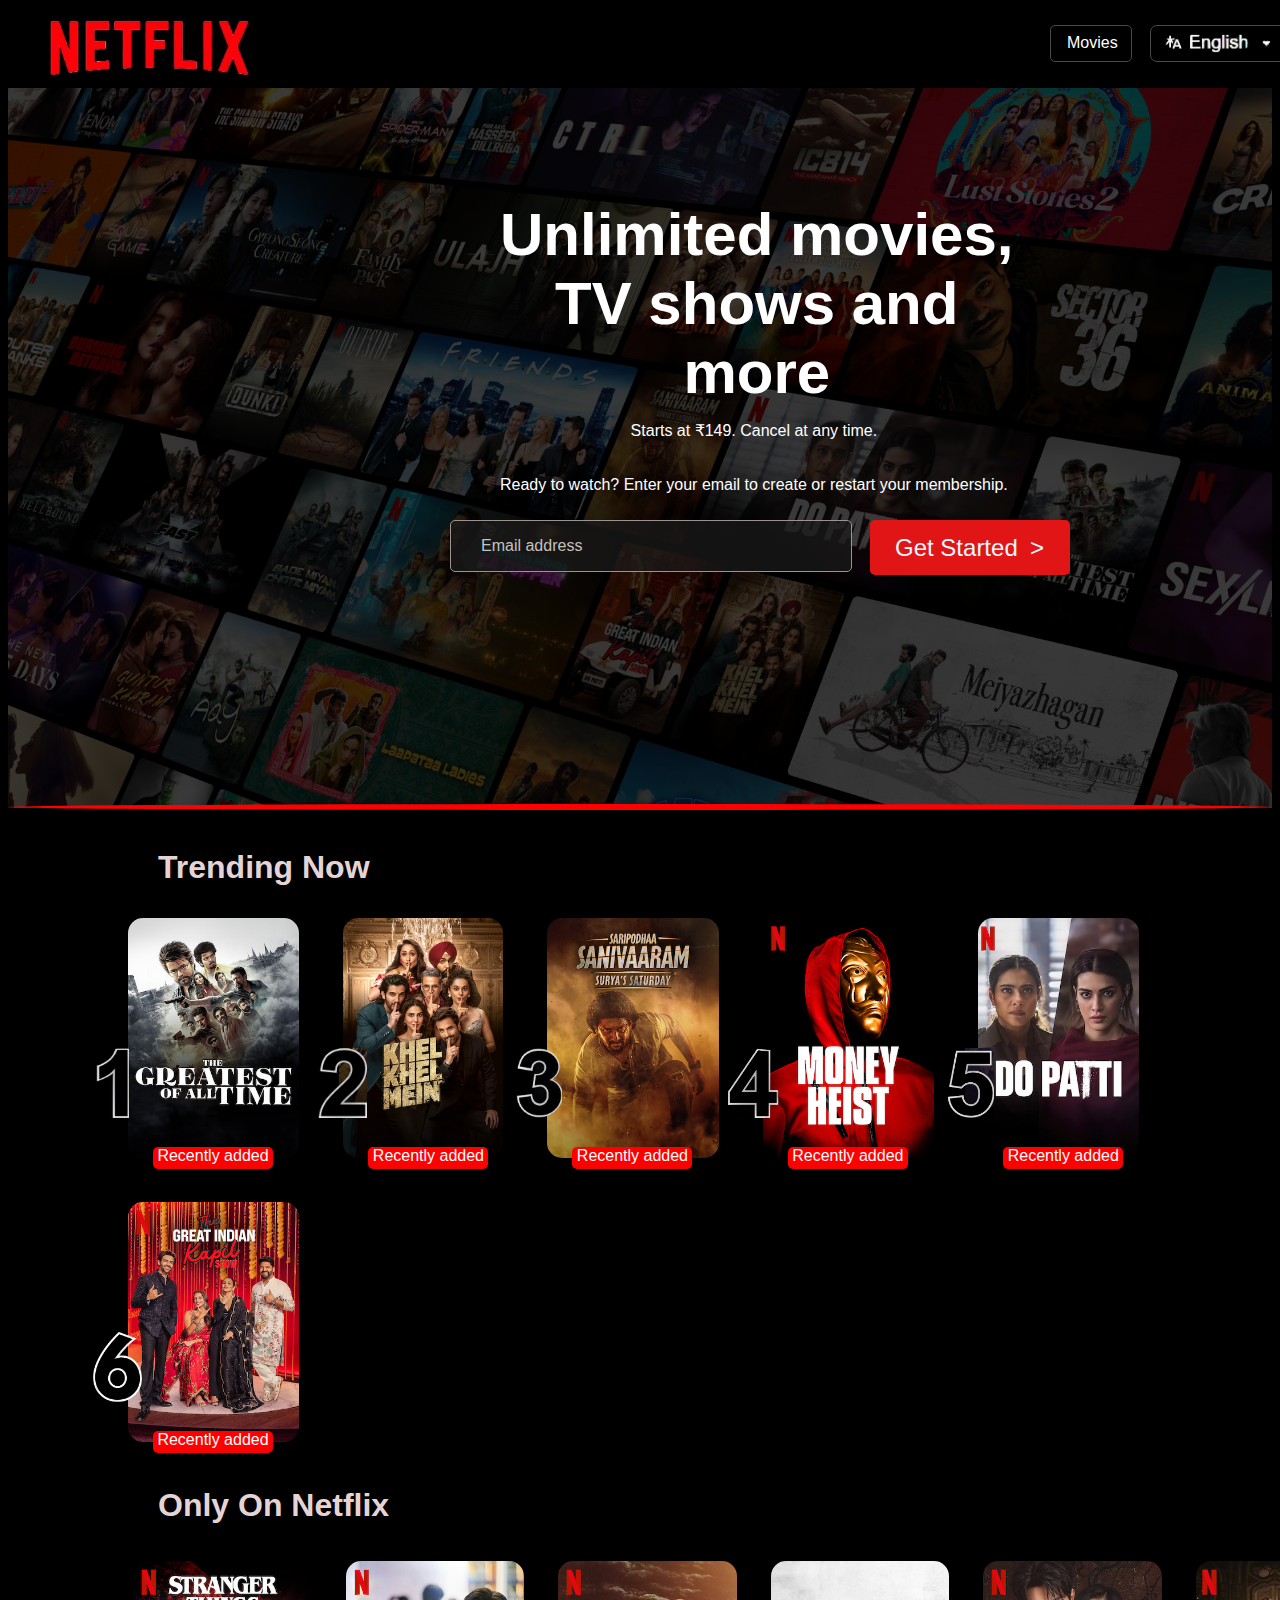
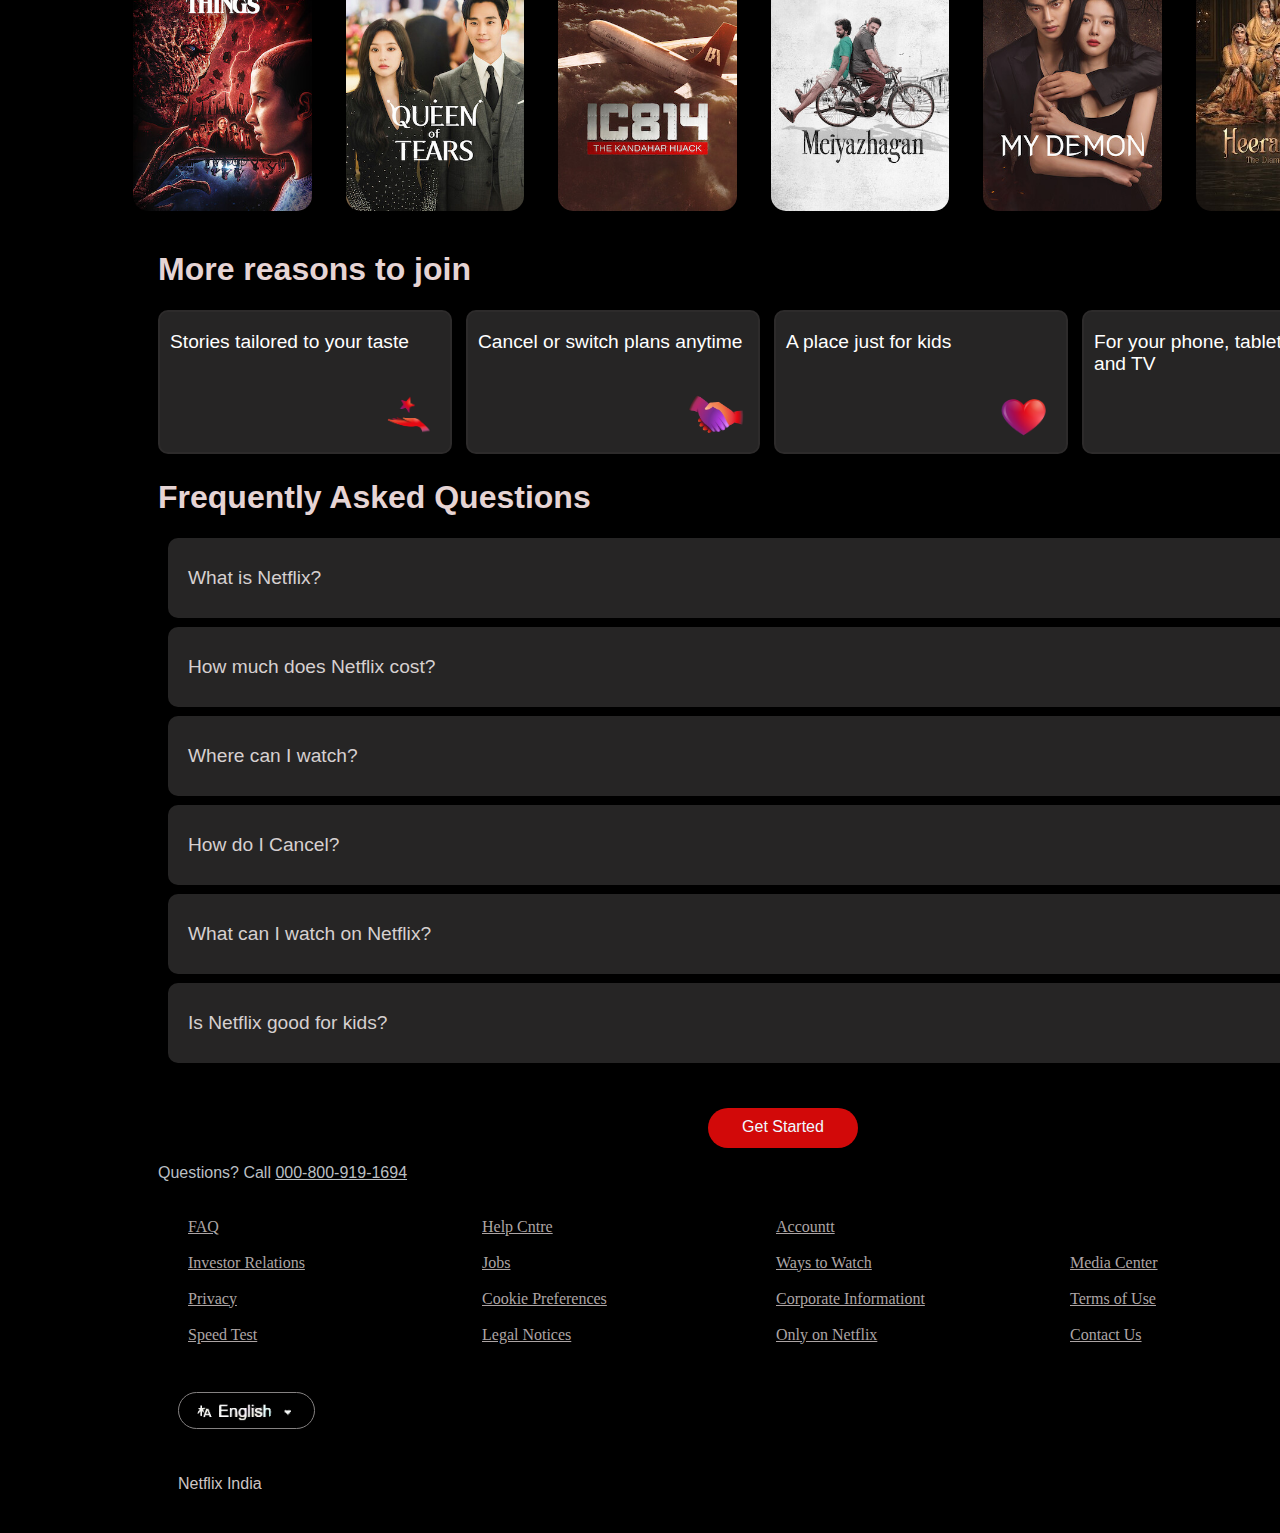
<file: index.html>
<!DOCTYPE html>
<html lang="en">
<head>
    <meta charset="UTF-8">
    <meta name="viewport" content="width=device-width, initial-scale=1.0">
    <title>Netflix</title>
    <link rel="stylesheet" href="./styles.css">
</head>
<body>
    <!-- main container1 -->
    <div class="top">
        <nav class="navbar">
            <div class="logo-name">
                <img id="netflix" src="netflix logo.jpg" alt="netflix" height="60px">
                <!-- nav=right -->
                 <div class="navmovs">
                    <p id="topmovs"><a href="./movies.html" style="color: white; text-decoration: none;">Movies</a></p>
                 </div>
                <div class="lang">
                    <img id="english" src="./lang (2).png" alt="language ">
                </div>
                <div class="sign-in">
                    <p class="text"><a href="./singin.html" style="color: aliceblue; text-decoration: none;">Sign In</a></p>
                </div>
            </div>
        </nav>
            <!-- nav-left -->
            <div class="backg-img">
                <img id="bimg" src="./background.jpg" alt="background" height="720px" width="100%">
            </div>
        </div>
        
        <!-- center text -->
        <div class="ctrtxt">
            <h2>Unlimited movies,<br> TV shows and <br>more</h2>
            <p class="smltxt">Starts at ₹149. Cancel at any time. <br> <br> <br> Ready to watch? Enter your email to create or restart your membership.</p>
        </div>
        <!-- Email address -->
        <div class="email">
                <p>Email address</p>
        </div>
        <!-- get started -->
        <div class="start">
                <p class="gs">Get Started</p>
                <p class="arrow">></p>
    </div>
    <!-- maincontainer2 -->
     <div class="bottom">
        <div class="redl"></div>
        <h1 id="tn">Trending Now</h1>
    
        <!-- movies scroll -->
        <div class="mvscrl">
            <div class="mov1">   
                <img class="tr1" id="movie3" src="./movie3.jpg" alt="movie3" height="240px" style="border-radius: 15px;">
                <img id="no1" src="./no1.jpg" alt="1">
                <p id="mvtxt">Recently added</p>
            </div>
            <div class="mov1">    
                <img class="tr1" id="movie4" src="./movie4.jpg" alt="movie1" height="240px" style="border-radius:15px;">
                <img class="tr11" id="no1" src="./no2.jpg" alt="1">
                <p id="mvtxt">Recently added</p>
            </div>
            <div class="mov1"> 
                <img class="tr1" id="movie5" src="./movie5.jpg" alt="movie1" height="240px" style="border-radius: 15px;">
                <img id="no1" src="./no3.png" alt="1">
                <p id="mvtxt">Recently added</p>
            </div>
            <div class="mov1"> 
                <img class="tr1" id="movie5" src="./movie6.jpg" alt="movie1" height="240px" style="border-radius: 15px;">
                <img id="no1" src="./no4.png" alt="1">
                <p id="mvtxt">Recently added</p>
            </div>
            <div class="mov1"> 
                <img class="tr1" id="movie1" src="./movie1.jpg" alt="movie1" height="240px" style="border-radius: 15px;">
                <img id="no1" src="./no5.jpg" alt="1">
                <p id="mvtxt">Recently added</p>
            </div>
            <div class="mov1"> 
                <img class="tr1" id="movie5" src="./movie2.jpg" alt="movie1" height="240px" style="border-radius: 15px;">
                <img id="no1" src="./no6.png" alt="1">
                <p id="mvtxt">Recently added</p>
            </div>
            <div class="arrow1">
                <h2 id="arw">></h2>
            </div>
        <!-- 2nd row -->
        <h1 id="tn2">Only On Netflix</h1>
    
        <!-- movies scroll -->
        <div class="mvscrl">
            <div class="mov2">   
                <img class="tr1" id="movie3" src="./movie7.jpg" alt="movie3" height="250px" style="border-radius: 15px;">
            </div>
            <div class="mov2">    
                <img class="tr1" id="movie4" src="./movie8.jpg" alt="movie1" height="250px" style="border-radius:15px;">
            </div>
            <div class="mov2"> 
                <img class="tr1" id="movie5" src="./movie9.jpg" alt="movie1" height="250px" style="border-radius: 15px;">
            </div>
            <div class="mov2"> 
                <img class="tr1" id="movie5" src="./movie10.jpg" alt="movie1" height="250px" style="border-radius: 15px;">
            </div>
            <div class="mov2"> 
                <img class="tr1" id="movie1" src="./movie11.jpg" alt="movie1" height="250px" style="border-radius: 15px;">
            </div>
            <div class="mov2"> 
                <img class="tr1" id="movie5" src="./movie12.jpg" alt="movie1" height="250px" style="border-radius: 15px;">
            </div>
            <div class="arrow2">
                <h2 id="arw2">></h2>
            </div>
        </div>

        <!-- more reason to join -->
        <h1 id="reasons">More reasons to join</h1>
    
        <!-- reason scrollm -->
            <div class="reason1">    
                <p id="reasontxt">Stories tailored to your taste</p>
                <img id="r1" src="./reason1.png">
            </div>
            <div class="reason1">    
                <p id="reasontxt">Cancel or switch plans anytime</p>
                <img id="r1" src="./reason2.png">
            </div>
            <div class="reason1"> 
                <p id="reasontxt">A place just for kids</p>
                <img id="r1" src="./reason3.png">
            </div>
            <div class="reason1"> 
                <p id="reasontxt">For your phone, tablet, laptop and TV</p>
                <img id="r1" src="./reason4.png">
            </div>

            <!-- Frequently asked questions -->
            <h1 id="tn2">Frequently Asked Questions</h1>
                <!-- Questions -->
                <div class="question1">    
                    <p id="questiontxt">What is Netflix?</p>
                    <h1 id="plus">+</h1>
                </div>
                <div class="question1">    
                    <p id="questiontxt">How much does Netflix cost?</p>
                    <h1 id="plus">+</h1>
                </div>
                <div class="question1"> 
                    <p id="questiontxt">Where can I watch?</p>
                    <h1 id="plus">+</h1>
                </div>
                <div class="question1"> 
                    <p id="questiontxt">How do I Cancel?</p>
                    <h1 id="plus">+</h1>
                </div>
                <div class="question1"> 
                    <p id="questiontxt">What can I watch on Netflix?</p>
                    <h1 id="plus">+</h1>
                </div>
                <div class="question1"> 
                    <p id="questiontxt">Is Netflix good for kids?</p>
                    <h1 id="plus">+</h1>
                </div>
            <!-- get started  -->
             <p class="getstrt">Get Started</p>
            <!-- lastcontent -->
              <p class="call"> Questions? Call <span> <u>000-800-919-1694</u> </span> </p>
                <div class="lastquestions">  
                    <a id="lstcnt" href="https://help.netflix.com/en/node/412">FAQ</a> <br><br>
                    <a id="lstcnt" href="https://www.netflix.com/login?nextpage=https%3A%2F%2Fwww.netflix.com%2Fyouraccount">Investor Relations</a> <br><br>
                    <a id="lstcnt" href="https://help.netflix.com/legal/privacy">Privacy</a> <br><br>
                    <a id="lstcnt" href="https://fast.com/">Speed Test</a> <br><br>
                </div>
                <div class="lastquestions">  
                    <a id="lstcnt" href="https://help.netflix.com/en">Help Cntre</a> <br><br>
                    <a id="lstcnt" href="https://jobs.netflix.com/">Jobs</a> <br><br>
                    <a id="lstcnt" href="https://www.netflix.com/in/">Cookie Preferences</a> <br><br>
                    <a id="lstcnt" href="https://help.netflix.com/legal/notices">Legal Notices</a> <br><br>
                </div>
                <div class="lastquestions q2">  
                    <a id="lstcnt" href="https://www.netflix.com/login?nextpage=https%3A%2F%2Fwww.netflix.com%2Fyouraccount">Accountt</a> <br><br>
                    <a id="lstcnt" href="https://help.netflix.com/en/node/14361">Ways to Watch</a> <br><br>
                    <a id="lstcnt" href="https://help.netflix.com/en/node/134094">Corporate Informationt</a> <br><br>
                    <a id="lstcnt" href="https://www.netflix.com/in/browse/genre/839338">Only on Netflix</a> <br><br>
                </div>
                <div class="lastquestions q4">  
                    <a id="lstcnt" href="https://media.netflix.com/en/">Media Center</a> <br><br>
                    <a id="lstcnt" href="https://help.netflix.com/legal/termsofuse">Terms of Use</a> <br><br>
                    <a id="lstcnt" href="https://help.netflix.com/en/contactus">Contact Us</a> <br><br>
                </div>
            <!-- english -->
             <div class="english">
                <img id="eng" src="./lang (2).png" alt="english">
             </div>

             <div class="netflixinda">
                <p>Netflix India</p>
             </div>
    </div>
</body>
</html>
</file>
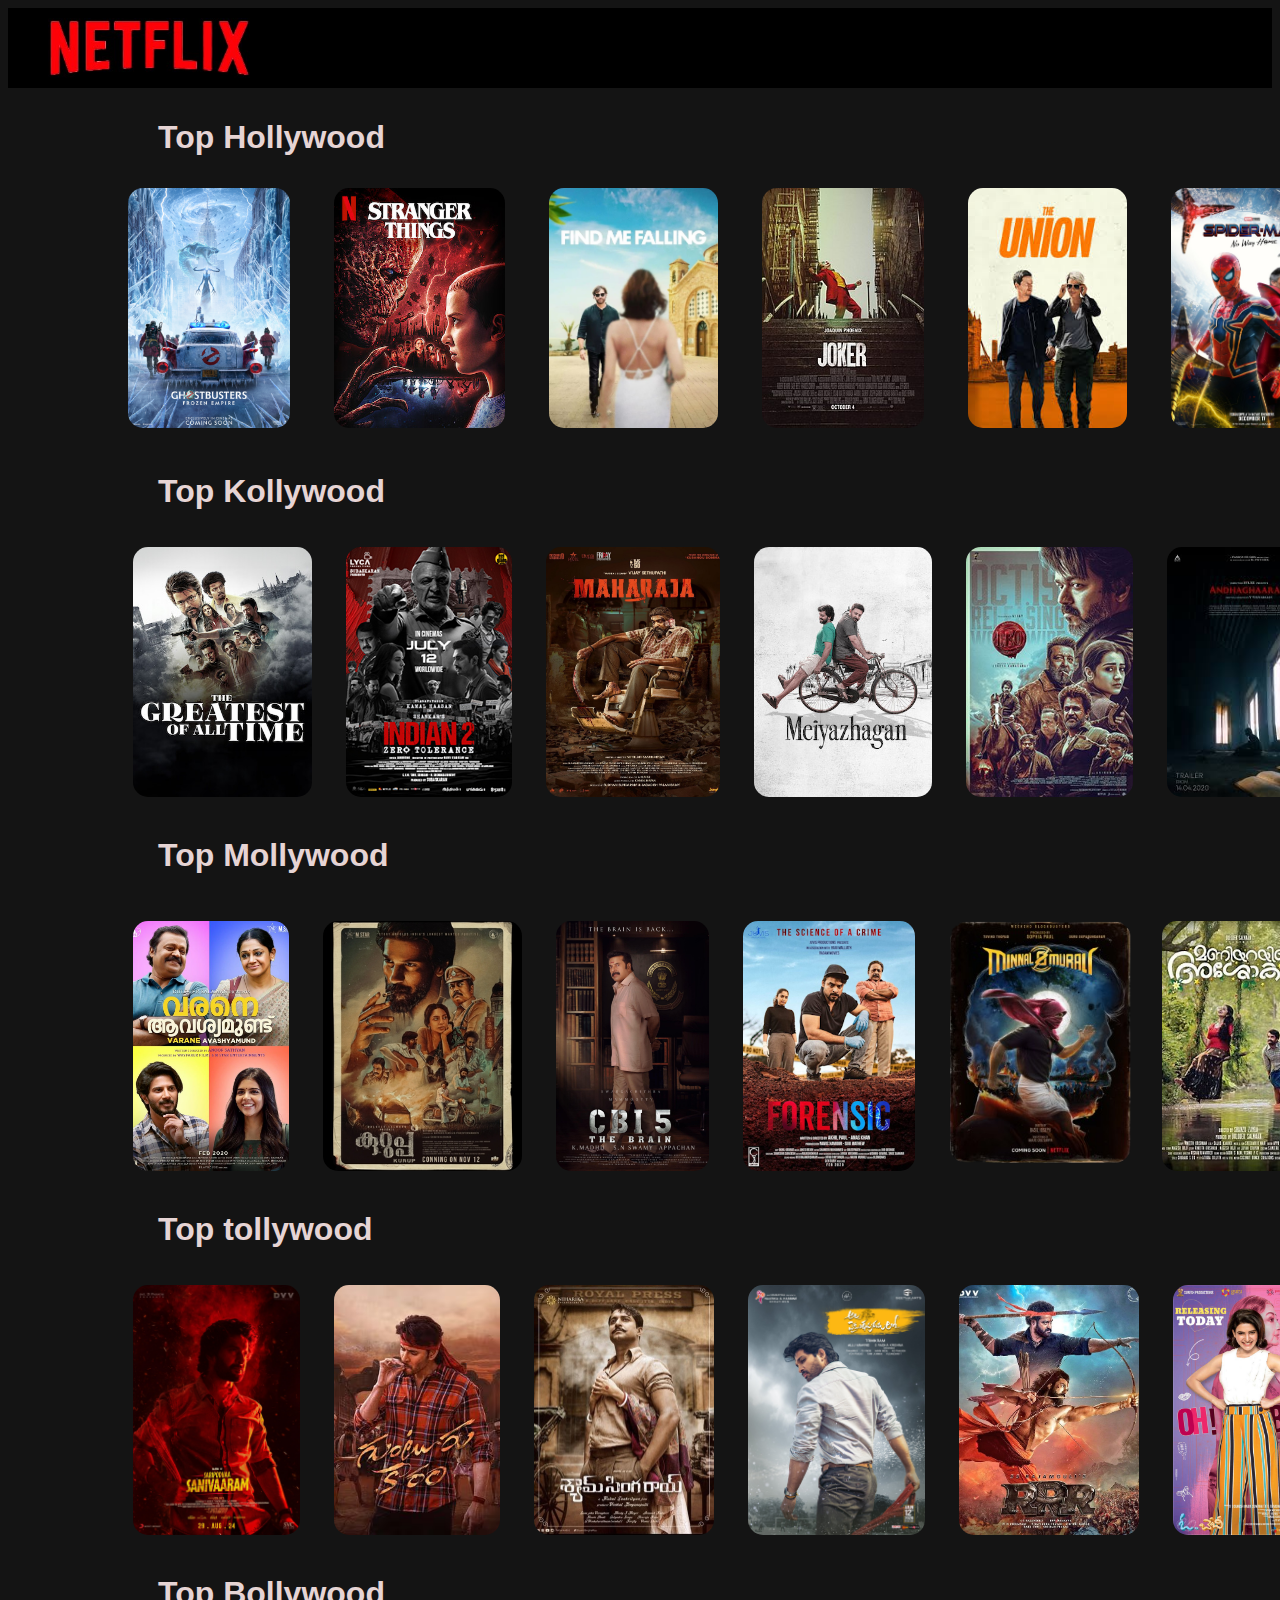
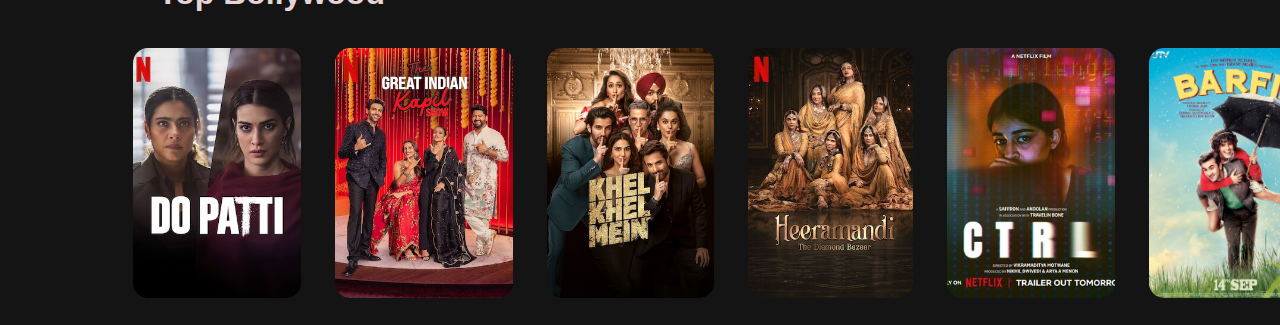
<file: movies.html>
<!DOCTYPE html>
<html lang="en">
<head>
    <meta charset="UTF-8">
    <meta name="viewport" content="width=device-width, initial-scale=1.0">
    <title>Top Movies</title>
    <link rel="stylesheet" href="./movies.css">
</head>
<body>
    <!-- nav bar -->
    <nav class="navbar">
        <div class="logo-name">
            <img id="netflix" src="netflix logo.jpg" alt="netflix" height="60px">
        </div>
        <div class="home">
            <p id="hometxt"><a href="./index.html" style="color: white; text-decoration: none;">Home</a></p>
         </div>
    </nav>
    
    <!-- movies scroll 1 -->
    <h1 id="tn">Top Hollywood</h1>
    <div class="mvscrl">
        <div class="mov1">   
            <img class="m1" id="movie3" src="./english1.jpg" alt="movie3" height="240px" style="border-radius: 15px;">
            <!-- <img id="no1" src="./no1.jpg" alt="1">
            <p id="mvtxt">Recently added</p> -->
        </div>
        <div class="mov1">    
            <img class="m1" id="movie4" src="./movie7.jpg" alt="movie1" height="240px" style="border-radius:15px;">
            <!-- <img id="no1" src="./no2.jpg" alt="1">
            <p id="mvtxt">Recently added</p> -->
        </div>
        <div class="mov1"> 
            <img class="m1" class="m3" id="movie5" src="./english2.jpg" alt="movie1" height="240px" style="border-radius: 15px;">
            <!-- <img id="no1" src="./no3.jpg" alt="1">
            <p id="mvtxt">Recently added</p> -->
        </div>
        <div class="mov1"> 
            <img class="m1" id="movie5" src="./english4.jpg" alt="movie1" height="240px" style="border-radius: 15px;">
            <!-- <img id="no1" src="./no4.jpg" alt="1">
            <p id="mvtxt">Recently added</p> -->
        </div>
        <div class="mov1"> 
            <img class="m1" id="movie1" src="./english5.jpg" alt="movie1" height="240px" style="border-radius: 15px;">
            <!-- <img id="no1" src="./no5.jpg" alt="1">
            <p id="mvtxt">Recently added</p> -->
        </div>
        <div class="mov1"> 
            <img id="h6" class="m1" id="movie5" src="./english6.jpg" alt="movie1" height="240px" style="border-radius: 15px;">
            <!-- <img id="no1" src="./no6.jpg" alt="1">
            <p id="mvtxt">Recently added</p> -->
        </div>
        <div class="arrow1">
            <h2 id="arw">></h2>
        </div>

    <!-- movies scroll2-->
    <h1 id="tn2">Top Kollywood</h1>
    <div class="mvscrl">
        <div class="mov2">   
            <img class="m1" id="movie3" src="./movie3.jpg" alt="movie3" height="250px" style="border-radius: 15px;">
        </div>
        <div class="mov2">    
            <img class="m1" id="movie4" src="./tamil2.jpg" alt="movie1" height="250px" style="border-radius:15px;">
        </div>
        <div class="mov2"> 
            <img class="m1" class="m32" id="movie5" src="./tamil3.jpg" alt="movie1" height="250px" style="border-radius: 15px;">
        </div>
        <div class="mov2"> 
            <img class="m1" id="movie5" src="./movie10.jpg" alt="movie1" height="250px" style="border-radius: 15px;">
        </div>
        <div class="mov2"> 
            <img class="m1" id="movie1" src="./tamil4.jpg" alt="movie1" height="250px" style="border-radius: 15px;">
        </div>
        <div class="mov2"> 
            <img class="m1" id="movie5" src="./tamil5.jpg" alt="movie1" height="250px" style="border-radius: 15px;">
        </div>
        <div class="arrow2">
            <h2 class="m1" id="arw2">></h2>
        </div>
    </div>

    <!--movies scroll3 -->
    <h1 id="tn2">Top Mollywood</h1>
    <div class="mvscrl">
        <div class="mov2">   
            <img class="m1" id="movie3" src="./mal6.jpg" alt="movie3" height="250px" style="border-radius: 15px;">
        </div>
        <div class="mov2">    
            <img class="m1" id="movie4" src="./mal1.jpeg" alt="movie1" height="250px" style="border-radius:15px;">
        </div>
        <div class="mov2"> 
            <img class="m1" id="movie5" src="./mal2.jpg" alt="movie1" height="250px" style="border-radius: 15px;">
        </div>
        <div class="mov2"> 
            <img class="m1" id="movie5" src="./mal3.jpeg" alt="movie1" height="250px" style="border-radius: 15px;">
        </div>
        <div class="mov2"> 
            <img id="mm" class="m1" id="movie1" src="./mal4.png" alt="movie1" height="260px" style="border-radius: 15px;">
        </div>
        <div class="mov2"> 
            <img id="mm2" class="m1" class="m6" id="movie5" src="./mal5.jpg" alt="movie1" height="250px" style="border-radius: 15px;">
        </div>
        <div class="arrow3">
            <h2 id="arw3">></h2>
        </div>
    </div>

    <!-- movie scroll4 -->
    <h1 id="tn2">Top tollywood</h1>
    <div class="mvscrl">
        <div class="mov2">   
            <img class="m1" id="movie3" src="./telu1.jpg" alt="movie3" height="250px" style="border-radius: 15px;">
        </div>
        <div class="mov2">    
            <img class="m1" id="movie4" src="./telu2.avif" alt="movie1" height="250px" style="border-radius:15px;">
        </div>
        <div class="mov2"> 
            <img class="m1" id="movie5" src="./telu3.jpg" alt="movie1" height="250px" style="border-radius: 15px;">
        </div>
        <div class="mov2"> 
            <img class="m1" id="movie5" src="./telu4.jpg" alt="movie1" height="250px" style="border-radius: 15px;">
        </div>
        <div class="mov2"> 
            <img class="m1" id="movie1" src="./telu5.jpg" alt="movie1" height="250px" style="border-radius: 15px;">
        </div>
        <div class="mov2"> 
            <img class="m1" id="movie5" src="./telu6.jpg" alt="movie1" height="250px" style="border-radius: 15px;">
        </div>
        <div class="arrow4">
            <h2 id="arw4">></h2>
        </div>
    </div>

    <!-- movie scroll5 -->
    <h1 id="tn2">Top Bollywood</h1>
    <div class="mvscrl">
        <div class="mov2">   
            <img class="m1" id="movie3" src="./movie1.jpg" alt="movie3" height="250px" style="border-radius: 15px;">
        </div>
        <div class="mov2">    
            <img class="m1" id="movie4" src="./movie2.jpg" alt="movie1" height="250px" style="border-radius:15px;">
        </div>
        <div class="mov2"> 
            <img class="m1" id="movie5" src="./movie4.jpg" alt="movie1" height="250px" style="border-radius: 15px;">
        </div>
        <div class="mov2"> 
            <img class="m1" id="movie5" src="./movie12.jpg" alt="movie1" height="250px" style="border-radius: 15px;">
        </div>
        <div class="mov2"> 
            <img class="m1" id="movie1" src="./hindi1.jpeg" alt="movie1" height="250px" style="border-radius: 15px;">
        </div>
        <div class="mov2"> 
            <img class="m1" id="movie5" src="./hindi2.jpg" alt="movie1" height="250px" style="border-radius: 15px;">
        </div>
        <div class="arrow5">
            <h2 id="arw5">></h2>
        </div>
    </div>
</body>
</html>
</file>
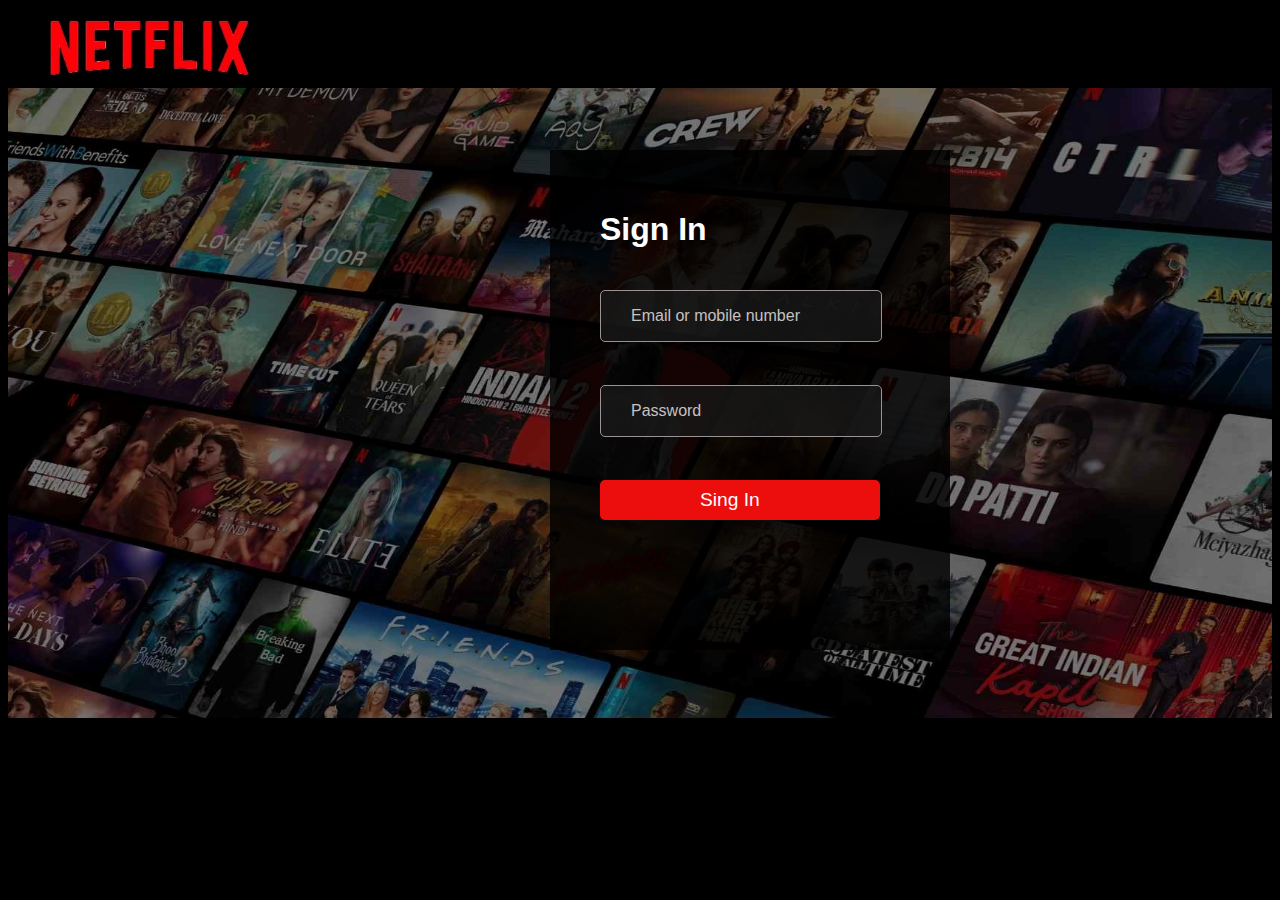
<file: singin.html>
<!DOCTYPE html>
<html lang="en">
<head>
    <meta charset="UTF-8">
    <meta name="viewport" content="width=device-width, initial-scale=1.0">
    <title>Sign in</title>
    <link rel="stylesheet" href="./signin.css">
</head>
<body>
    <nav class="navbar">
        <div class="logo-name">
            <img id="netflix" src="netflix logo.jpg" alt="netflix" height="60px">
            <div class="home">
                <p id="hometxt"><a href="./index.html" style="color: white; text-decoration: none;">Home</a></p>
             </div>
        </div>
    </nav>
    <!-- background img -->
        <img id="background" src="./background1.jpg" >
    <!-- main container -->
        <div class="container">
            <h1 id="signin">Sign In</h1>
        </div>
    <!-- Email address -->
         <div class="email">
             <p>Email or mobile number</p>
         </div>
         <div class="password">
            <p id="Password">Password</p>
         </div>
    <!-- Sign In -->
         <div class="signin">
            <p id="signin2">Sing In</p>
         </div>
</body>
</html>
</file>
<file: styles.css>
body{
    background-color: black;
}
#bimg{
    opacity: 0.3;
    position: relative;
}
.navbar{
     /* position: absolute; */
     height: 80px;
}
#netflix{
    position: relative;
    left: 40px;
    top: 10px;
}
.navmovs{
    position: absolute;
    color: white;
    /* background-color: rgb(7, 20, 30); */
    border: 0.5px solid rgb(75, 72, 72);
    border-radius: 5px;
    height: 35px;
    width: 80px;
    text-align: center;
    top: 25px;
    left:1050px;
}
.navmovs:hover{
    background-color: rgb(106, 93, 93);
}
#topmovs{
    position: absolute;
    top: -8px;
    left: 16px;
    font-family: Arial, Helvetica, sans-serif;
}
.lang{
    position: absolute;
    /* background-color: rgb(14, 14, 14); */
    border: 0.5px solid rgb(75, 72, 72);
    border-radius: 7px;
    height: 35px;
    width: 135px;
    left: 1150px;
    top: 25px;
}
/* .lang:hover{
    background-color: rgb(106, 93, 93);
} */
#english{
    position: absolute;
    left: 10px;
    top: 7px;
    height: 20px;
}
.sign-in{
    position: absolute;
    color: white;
    /* background-color: rgb(225, 21, 21); */
    border: 0.5px solid rgb(75, 72, 72);
    border-radius: 5px;
    height: 33px;
    width: 70px;
    /* text-align: center; */
    top: 25px;
    left:1306px ;
}
.sign-in:hover{
    background-color: rgb(106, 93, 93);
}
.text{
    position: absolute;
    left: 10px;
    top: -10px;
    font-family: Arial, Helvetica, sans-serif;
}
.ctrtxt{
    position: absolute;
    color: white;
    text-align: center;
    font-family: Arial, Helvetica, sans-serif;
    top: 150px;
    left: 500px;
    font-size: 2.5rem;
}
.smltxt{
    position: absolute;
    font-size: 1rem;
    top: 255px;
}
.email {
    background-color: rgba(26, 25, 25, 0.745);
    border: 1px solid rgb(155, 147, 147);
    border-radius: 5px;
    height: 50px;
    width: 400px;
    position: absolute;
    top: 520px;
    left: 450px;
}
.email p{
    position: absolute;
    color: rgb(198, 193, 193);
    left: 30px;
    font-family: Arial, Helvetica, sans-serif;
}
.start{
    position: absolute;
    background-color: rgb(225, 21, 21);
    color: aliceblue;
    border-radius: 5px;
    height: 55px;
    width: 200px;
    left: 870px;
    top: 520px;
    font-size: 1.5rem;
    font-family: Arial, Helvetica, sans-serif;
}
.gs{
    position: absolute;
    left: 25px;
    top: -10px;
}
.arrow{
    position: absolute;
    left: 160px;
    top: -10px;
    font-size: 1.5rem;
    font-family: 'Franklin Gothic Medium', 'Arial Narrow', Arial, sans-serif;
}
.redl{
    position: relative;
    background-color: red;
    border-radius: 50%;
    width: 100%;
    height: 6px;
    top: -8px;
}
#tn{
    color:rgb(230, 212, 212);
    position: relative;
    font-family:'Lucida Sans', 'Lucida Sans Regular', 'Lucida Grande', 'Lucida Sans Unicode', Geneva, Verdana, sans-serif;
    left: 150px;
    top: 10px;
}
.mov1{
    position: relative;
    display: inline-block;
    top: 0px;
    left: 100px;
    padding: 20px;
}
#no1{
    position:absolute;
    height: 70px;
    top: 150px;
    left: -15px;
}
#mvtxt{
    position: absolute;
    background-color: red;
    border-radius: 5px;
    height: 22px;
    width: 120px;
    text-align: center;
    color: white;
    top: 233px;
    left: 45px;
    font-family:Arial, Helvetica, sans-serif
}
.arrow1{
    position: absolute;
    background-color: rgb(49, 47, 47);
    border-radius: 20px;
    height: 80px;
    width: 25px;
    align-items: center;
    text-align: center;
    left: 1390px;
    top: 1000px;
}
#arw{
    position: absolute;
    color: rgb(214, 206, 206);
    top: 6px;
    left: 6px;
}
/* 2nd row */
#tn2{
    color:rgb(230, 212, 212);
    position: relative;
    font-family:'Lucida Sans', 'Lucida Sans Regular', 'Lucida Grande', 'Lucida Sans Unicode', Geneva, Verdana, sans-serif;
    left: 150px;
    top: 0px;
}
.mov2{
    position: relative;
    display: inline-block;
    /* top: 0px; */
    left: 110px;
    padding: 15px;
}
.arrow2{
    position: absolute;
    background-color: rgb(49, 47, 47);
    border-radius: 20px;
    height: 80px;
    width: 25px;
    align-items: center;
    text-align: center;
    left: 1390px;
    top: 1370px;
}
#arw2{
    position: absolute;
    color: rgb(214, 206, 206);
    top: 6px;
    left: 6px;
}
/* reasons */
#reasons{
    color:rgb(230, 212, 212);
    position: relative;
    font-family:'Lucida Sans', 'Lucida Sans Regular', 'Lucida Grande', 'Lucida Sans Unicode', Geneva, Verdana, sans-serif;
    left: 150px;
}
.reason1{
    background-color: rgb(38, 37, 37);
    border: 2px solid rgb(45, 43, 43);
    position:relative;
    color: white;
    border-radius: 10px;
    height: 140px;
    width: 290px;
    left: 140px;
    font-size: 1.2rem;
    margin-left: 10px;
    /* gap: 300px; */
    display: inline-block;
    font-family:Arial, Helvetica, sans-serif
}
#reasontxt{
    position: absolute;
    left: 10px;
}
#r1{
    position: absolute;
    height: 50px;
    left: 220px;
    top: 80px;
}
/* Frequently asked questions */
.question1{
    position: relative;
    background-color: rgb(38, 37, 37);
    color: rgb(214, 208, 208);
    border-radius: 10px;
    display: inline-block;
    /* gap: 100px; */
    width: 1200px;
    height: 80px;
    left: 160px;
    margin-bottom: 5px;
    font-family:Arial, Helvetica, sans-serif
}
#questiontxt{
    position: absolute;
    font-size: 1.2rem;
    left: 20px;
    top:10px;    
}
#plus{
    position: absolute;
    left: 1140px;
    font-family: 'Times New Roman', Times, serif
}
.question1:hover{
    background-color: rgb(66, 72, 72);
}
/* get started */
.getstrt{
    position: relative;
    background-color: rgb(210, 9, 9);
    color: aliceblue;
    border-radius: 20px;
    height: 20px;
    width: 130px;
    text-align: center;
    padding: 10px;
    left: 700px;
    top: 20px;
    font-family:Arial, Helvetica, sans-serif
}
/* last contents */
.call{
    font-family:Arial, Helvetica, sans-;
    position: relative;
    color: rgb(186, 191, 195);
    left: 150px;
    top: 20px;
}
#lstcnt{
    color: rgb(173, 165, 165);
}
.lastquestions{
    /* background-color: rgb(78, 80, 81); */
    position: relative;
    display: inline-block;
    width: 200px;
    left: 110px;
    top: 20px;
    padding: 20px;
    margin-left: 50px;
}
.english{
    position: relative;
    background-color: rgb(0, 0, 0);
    border: 0.5px solid rgb(133, 130, 130);
    border-radius: 20px;
    height: 35px;
    width: 135px;
    left: 170px;
    top: 30px;
}
#eng{
    position: absolute;
    height: 18px;
    top: 10px;
    left: 14px;
}
.netflixinda{
    position: relative;
    color: rgb(206, 197, 197);
    top: 60px;
    left: 170px;
    margin-bottom: 100px;
    font-family:Arial, Helvetica, sans-serif
}

/* Responsive Design for max-width: 700px  */
@media(max-width:700px){
    .navbar{
        height: 60px;
        width: 100%;
    }
    #netflix{
        height: 40px;
        left: 10px;
    }
    .navmovs{
        left: 345px;
        height: 30px;
        top: 20px;
    }
    .lang{
        left: 445px;
        top: 20px;
        height: 30px;
        width: 100px;
    }
    #english{
        height:15px;
    }
    .sign-in{
        left: 565px;
        top: 20px;
        height: 30px;
    }
    .ctrtxt{
        left: 80px;
    }
    .email{
        left: 55px;
    }
    .start{
        width:150px;
        height: 40px;
        left: 470px;
        top: 525px;
        font-size: 1.2em;
        text-align: center;
    }
    .gs{
        left: 15px;
    }
    #tn{
        margin-top: 50px;
        left: 25px;
    }
    #tn2{
        /* background-color: aliceblue; */
        margin-left: -50px;
        margin-top: 50px;
    }
    .mov1{
        left: 25px;
        margin-right: 0px;
    }
    .mov2{
        left: 25px;
        margin-right: -10px;
    }
    .arrow{
        left: 120px;
        top: -18px;
    }
    #reasons{
        left: 35px;
    }
    .reason1{
        left: 25px;
    }
    .arrow1{
        left: 600px;
        top: 1300px;
        opacity: 0;
    }
    .arrow2{
        left: 599px;
        top: 2000px;
        opacity: 0;
    }
    #tn2{
        left: 80px;
    }
    .question1{
        left: 30px;
        width: 300px;
    }
    #plus{
        left: 275px;
    }
    .getstrt{
        left: 250px;
        margin-bottom: 30px;
    }
    .call{
        left: 70px;
    }
    .lastquestions{
        left: 10px;
    }
    .english{
        left: 70px;
    }
    .netflixinda{
        left: 70px;
        margin-bottom: 100px;
    }
}


/* Responsive Design for max-width: 700px  */
@media(max-width:500px){
    .navbar{
        height: 45px;
        width: 100%;
    }
    #netflix{
        height: 20px;
        left: 10px;
    }
    .navmovs{
        left: 180px;
        height: 25px;
        width: 70px;
        top: 15px;
    }
    #topmovs{
        font-size: 0.9rem;
        left: 13px;
        top: -10px;
    }
    .lang{
        left: 265px;
        top: 15px;
        height: 25px;
        width: 92px;
    }
    #english{
        height:14px;
        left: 7px;
    }
    .sign-in{
        left: 370px;
        top: 15px;
        height: 25px;
    }
    .text{
        font-size: 0.9rem;
        left: 12px;
    }
    .ctrtxt{
        left: 20px;
        top: 170px;
        font-size: 2.1rem;
    }
    .smltxt{
        top: 250px;
        font-size: 0.8rem;
    }
    .email{
        left: 40px;
        top: 550px;
        width: 230px;
    }
    .start{
        width:100px;
        height: 35px;
        left: 280px;
        top: 558px;
        font-size: 0.9em;
        text-align: center;
    }
    .gs{
        left: 6px;
        top: -5px;
    }
    .arrow{
        left: 85px;
        top: -9px;
        font-size: 1rem;
    }
    #tn{
        left: 50px;
    }
    .mov1{
        left: 30px;
        margin-right: -10px;
    }
    .tr1{
        height: 140px;
    }
    #no1{
        height: 40px;
        top: 90px;
        left: 1px;
    }
    #mvtxt{
        top: 133px;
        left: 30px;
        height: 18px;
        width: 85px;
        padding: 1px;
        font-size: 0.7rem;
        text-align: center;
    }
    .arrow1{
        left: 370px;
        top: 999px;
        opacity: 0;
    }
    .mov2{
        left: 30px;
        margin-right: 0px;
    }
    .arrow2{
        left: 370px;
        top: 1530px;
        opacity: 0;
    }
    #reasons{
        left: 40px;
    }
    .reason1{
        left: 50px;
        height: 150px;
        width: 320px;
        margin-bottom: 10px;
    }
    #r1{
        left: 240px;
    }
    #tn2{
        left: 95px;
        font-size: 1.6rem;
    }
    .question1{
        left: 50px;
        width: 360px;
    }
    #plus{
        left: 330px;
    }
    .getstrt{
        left: 120px;
        margin-bottom: 30px;
    }
    .call{
        left: 30px;
    }
    .lastquestions{
        left: -30px;
    }
    .english{
        left: 30px;
    }
    .netflixinda{
        left: 40px;
    }
}
</file>
<file: movies.css>
body{
    background-color: rgb(20, 20, 20);
}
.navbar{
    /* position: absolute; */
    height: 80px;
    background-color: rgb(0, 0, 0);
}
#netflix{
    position: relative;
    left: 40px;
    top: 10px;
}
.home{
    position: absolute;
    color: white;
    /* background-color: rgb(7, 20, 30); */
    border: 0.5px solid rgb(75, 72, 72);
    border-radius: 5px;
    height: 35px;
    width: 80px;
    text-align: center;
    top: 25px;
    left:1340px;
}
.home:hover{
    background-color: rgb(106, 93, 93);
}
#hometxt{
    position: absolute;
    top: -8px;
    left: 16px;
    font-family: Arial, Helvetica, sans-serif;
}

/* movies */
#tn{
    color:rgb(230, 212, 212);
    position: relative;
    font-family:'Lucida Sans', 'Lucida Sans Regular', 'Lucida Grande', 'Lucida Sans Unicode', Geneva, Verdana, sans-serif;
    left: 150px;
    top: 10px;
}
.mov1{
    position: relative;
    display: inline-block;
    top: 0px;
    left: 100px;
    padding: 20px;
}

.arrow1{
    position: absolute;
    background-color: rgb(49, 47, 47);
    border-radius: 20px;
    height: 80px;
    width: 25px;
    align-items: center;
    text-align: center;
    left: 1350px;
    top: 260px;
}
#arw{
    position: absolute;
    color: rgb(214, 206, 206);
    top: 6px;
    left: 6px;
}
/* 2nd row */
#tn2{
    color:rgb(230, 212, 212);
    position: relative;
    font-family:'Lucida Sans', 'Lucida Sans Regular', 'Lucida Grande', 'Lucida Sans Unicode', Geneva, Verdana, sans-serif;
    left: 150px;
    top: 0px;
}
.mov2{
    position: relative;
    display: inline-block;
    /* top: 0px; */
    left: 110px;
    padding: 15px;
}
#mm{
    margin-left: -25px;
}
#mm2{
    margin-left: -20px;
}
.arrow2{
    position: absolute;
    background-color: rgb(49, 47, 47);
    border-radius: 20px;
    height: 80px;
    width: 25px;
    align-items: center;
    text-align: center;
    left: 1350px;
    top: 650px;
}
#arw2{
    position: absolute;
    color: rgb(214, 206, 206);
    top: 6px;
    left: 6px;
}
/* ms3 */
.arrow3{
    position: absolute;
    background-color: rgb(49, 47, 47);
    border-radius: 20px;
    height: 80px;
    width: 25px;
    align-items: center;
    text-align: center;
    left: 1350px;
    top: 1000px;
}
#arw3{
    position: absolute;
    color: rgb(214, 206, 206);
    top: 6px;
    left: 6px;
}
/* ms4 */
.arrow4{
    position: absolute;
    background-color: rgb(49, 47, 47);
    border-radius: 20px;
    height: 80px;
    width: 25px;
    align-items: center;
    text-align: center;
    left: 1350px;
    top: 1360px;
}
#arw4{
    position: absolute;
    color: rgb(214, 206, 206);
    top: 6px;
    left: 6px;
}
/* ms5 */
.arrow5{
    position: absolute;
    background-color: rgb(49, 47, 47);
    border-radius: 20px;
    height: 80px;
    width: 25px;
    align-items: center;
    text-align: center;
    left: 1350px;
    top: 1740px;
}
#arw5{
    position: absolute;
    color: rgb(214, 206, 206);
    top: 6px;
    left: 6px;
}

/* Responsive Design for max-width: 700px  */
@media(max-width:700px){
    .navbar{
        height: 60px;
    }
    #netflix{
        height: 40px;
        left: 10px;
    }
    .home{
        left:530px;
        top: 20px;
        height: 30px;
    }
    #hometxt{
        top: -10px;
    }
    #tn{
        left: 40px;
    }
    .mov1{
        left: 20px;
    }
    #h6{
        width: 170px;
    }
    .m3{
        width: 150px;
    }
    .arrow1{
        left: 603px;
        top: 540px;
        opacity: 0;
    }
    #tn2{
        left: 40px;
    }
    .mov2{
        left: 25px;
    }
    .m32{
        width: 160px;
    }
    .arrow2{
        left: 603px;
        top: 1180px;
        opacity: 0;
    }
    .m6{
        width: 150px;
    }
    .arrow3{
        left: 605px;
        top: 1850px;
        opacity: 0;
    }
    .arrow4{
        left: 605px;
        top: 2470px;
        opacity: 0;
    }
    .arrow5{
        left: 605px;
        top: 3135px;
        opacity: 0;
    }
}

/* Responsive Design for max-width: 500px  */
@media(max-width:500px){
    .navbar{
        height: 45px;
        width: 100%;
    }
    #netflix{
        height: 30px;
        left: 10px;
    }
    .home{
        left:350px;
        top: 20px;
        height: 25px;
    }
    #hometxt{
        top: -12px;
    }
    #tn{
        left: 40px;
    }
    .m1{
        height: 150px;
    }
    .mov1{
        left: 25px;
        margin-right: -23px;
    }
    #h6{
        width: 110px;
    }
    .m3{
        width: 150px;
    }
    .arrow1{
        left: 360px;
        top: 380px;
        opacity: 0;
    }
    #tn2{
        left: 40px;
    }
    .mov2{
        left: 30px;
        margin-right: -7px;
    }
    #mm{
        margin-left: -15px;
        height: 160px;
    }
    #mm2{
        margin-left: -10px;
        height: 150px;
    }
    .m32{
        width: 160px;
    }
    .arrow2{
        left: 360px;
        top: 850px;
        opacity: 0;
    }
    .arrow3{
        left: 360px;
        top: 1750px;
        opacity: 0;
    }
    .arrow4{
        left: 360px;
        top: 2200px;
        opacity: 0;
    }
    .arrow5{
        left: 360px;
        top: 2200px;
        opacity: 0;
    }
}
</file>
<file: signin.css>
body{
    background-color: black;
}
#background{
    height: 630px;
    width: 100%;
    opacity: 0.6;
    position: relative;
}
.navbar{
    /* position: absolute; */
    height: 80px;
}
#netflix{
   position: relative;
   left: 40px;
   top: 10px;
}
.home{
    position: absolute;
    color: white;
    /* background-color: rgb(7, 20, 30); */
    border: 0.5px solid rgb(75, 72, 72);
    border-radius: 5px;
    height: 35px;
    width: 80px;
    text-align: center;
    top: 25px;
    left:1340px;
}
.home:hover{
    background-color: rgb(106, 93, 93);
}
#hometxt{
    position: absolute;
    top: -8px;
    left: 16px;
    font-family: Arial, Helvetica, sans-serif;
}
.container{
    position: absolute;
    background-color: rgba(0, 0, 0, 0.805);
    height: 500px;
    width: 400px;
    top: 150px;
    left: 550px;
}
#signin{
    position: absolute;
    color: white;
    font-size: 2rem;
    font-family:'Lucida Sans', 'Lucida Sans Regular', 'Lucida Grande', 'Lucida Sans Unicode', Geneva, Verdana, sans-serif;
    left: 50px;
    top: 40px;
}
.email {
    background-color: rgba(26, 25, 25, 0.745);
    border: 1px solid rgb(155, 147, 147);
    border-radius: 5px;
    height: 50px;
    width: 280px;
    position: absolute;
    top: 290px;
    left: 600px;
}
.email p{
    position: absolute;
    color: rgb(198, 193, 193);
    left: 30px;
    font-family: Arial, Helvetica, sans-serif;
}
.password{
    background-color: rgba(26, 25, 25, 0.745);
    border: 1px solid rgb(155, 147, 147);
    border-radius: 5px;
    height: 50px;
    width: 280px;
    position: absolute;
    top: 385px;
    left: 600px;
}
.password p{
    position: absolute;
    color: rgb(198, 193, 193);
    left: 30px;
    font-family: Arial, Helvetica, sans-serif;
}
.signin{
    position: absolute;
    background-color: rgb(236, 13, 13);
    border-radius: 5px;
    height: 40px;
    width: 280px;
    top: 480px;
    left: 600px;
}
#signin2{
    position: absolute;
    color: rgb(255, 253, 253);
    font-size: 1.2rem;
    top: -10px;
    left: 100px;
    font-family: Arial, Helvetica, sans-serif;
}

/* Responsive Design for max-width: 700px  */
@media(max-width:700px){
    .navbar{
        height: 60px;
    }
    #netflix{
        height: 40px;
        left: 10px;
    }
    .home{
        left: 550px;
        height: 30px;
        top: 20px;
    }
    #hometxt{
        top: -10px;
    }
    #background{
        height: 650px;
    }
    .container{
        left: 140px;
    }
    .email{
        left: 190px;
    }
    .password{
        left: 190px;
    }
    .signin{
        left: 190px;
    }
}

/* Responsive Design for max-width: 500px  */
@media(max-width:500px){
    .navbar{
        height: 45px;
        width: 100%;
    }
    #netflix{
        height: 30px;
        left: 10px;
    }
    .home{
        left:350px;
        top: 15px;
        height: 25px;
    }
    #hometxt{
        top: -12px;
    }
    #background{
        height: 670px;
    }
    .container{
        left: 75px;
        height: 450px;
        width: 320px;
        top: 170px;
    }
    .email{
        left: 100px;
        width: 255px;
    }
    .password{
        left: 100px;
        width: 255px;
    }
    .signin{
        left: 100px;
        width: 255px;
    }
}
</file>
